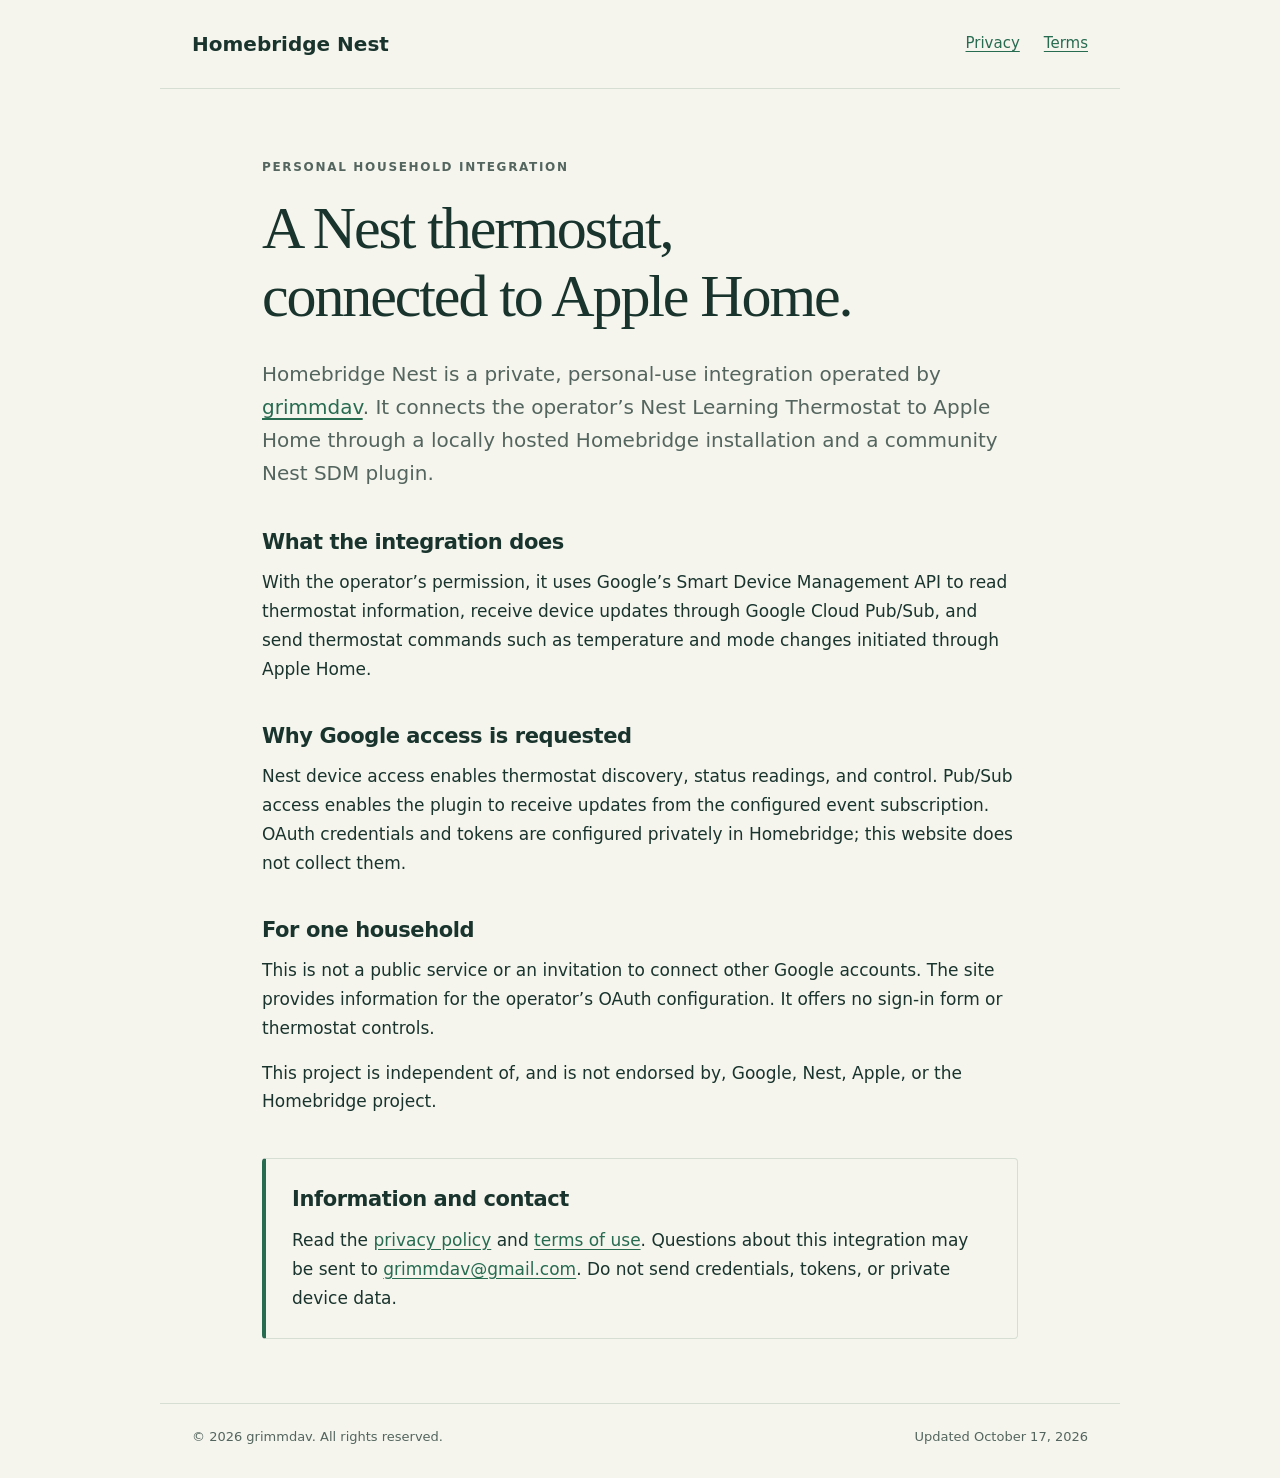
<file: index.html>
<!doctype html>
<html lang="en">
<head>
  <meta charset="utf-8">
  <meta name="viewport" content="width=device-width, initial-scale=1">
  <meta name="description" content="Information about Homebridge Nest, a personal household integration between a Nest thermostat and Apple Home.">
  <title>Homebridge Nest</title>
  <link rel="stylesheet" href="style.css">
</head>
<body>
  <header><a class="brand" href="./">Homebridge Nest</a><nav aria-label="Main navigation"><a href="privacy.html">Privacy</a><a href="terms.html">Terms</a></nav></header>
  <main>
    <p class="eyebrow">Personal household integration</p>
    <h1>A Nest thermostat,<br>connected to Apple Home.</h1>
    <p class="lead">Homebridge Nest is a private, personal-use integration operated by <a href="https://github.com/grimmdav">grimmdav</a>. It connects the operator’s Nest Learning Thermostat to Apple Home through a locally hosted Homebridge installation and a community Nest SDM plugin.</p>
    <section><h2>What the integration does</h2><p>With the operator’s permission, it uses Google’s Smart Device Management API to read thermostat information, receive device updates through Google Cloud Pub/Sub, and send thermostat commands such as temperature and mode changes initiated through Apple Home.</p></section>
    <section><h2>Why Google access is requested</h2><p>Nest device access enables thermostat discovery, status readings, and control. Pub/Sub access enables the plugin to receive updates from the configured event subscription. OAuth credentials and tokens are configured privately in Homebridge; this website does not collect them.</p></section>
    <section><h2>For one household</h2><p>This is not a public service or an invitation to connect other Google accounts. The site provides information for the operator’s OAuth configuration. It offers no sign-in form or thermostat controls.</p><p>This project is independent of, and is not endorsed by, Google, Nest, Apple, or the Homebridge project.</p></section>
    <aside><h2>Information and contact</h2><p>Read the <a href="privacy.html">privacy policy</a> and <a href="terms.html">terms of use</a>. Questions about this integration may be sent to <a href="mailto:grimmdav@gmail.com">grimmdav@gmail.com</a>. Do not send credentials, tokens, or private device data.</p></aside>
  </main>
  <footer>© 2026 grimmdav. All rights reserved. <span>Updated October 17, 2026</span></footer>
</body>
</html>
</file>
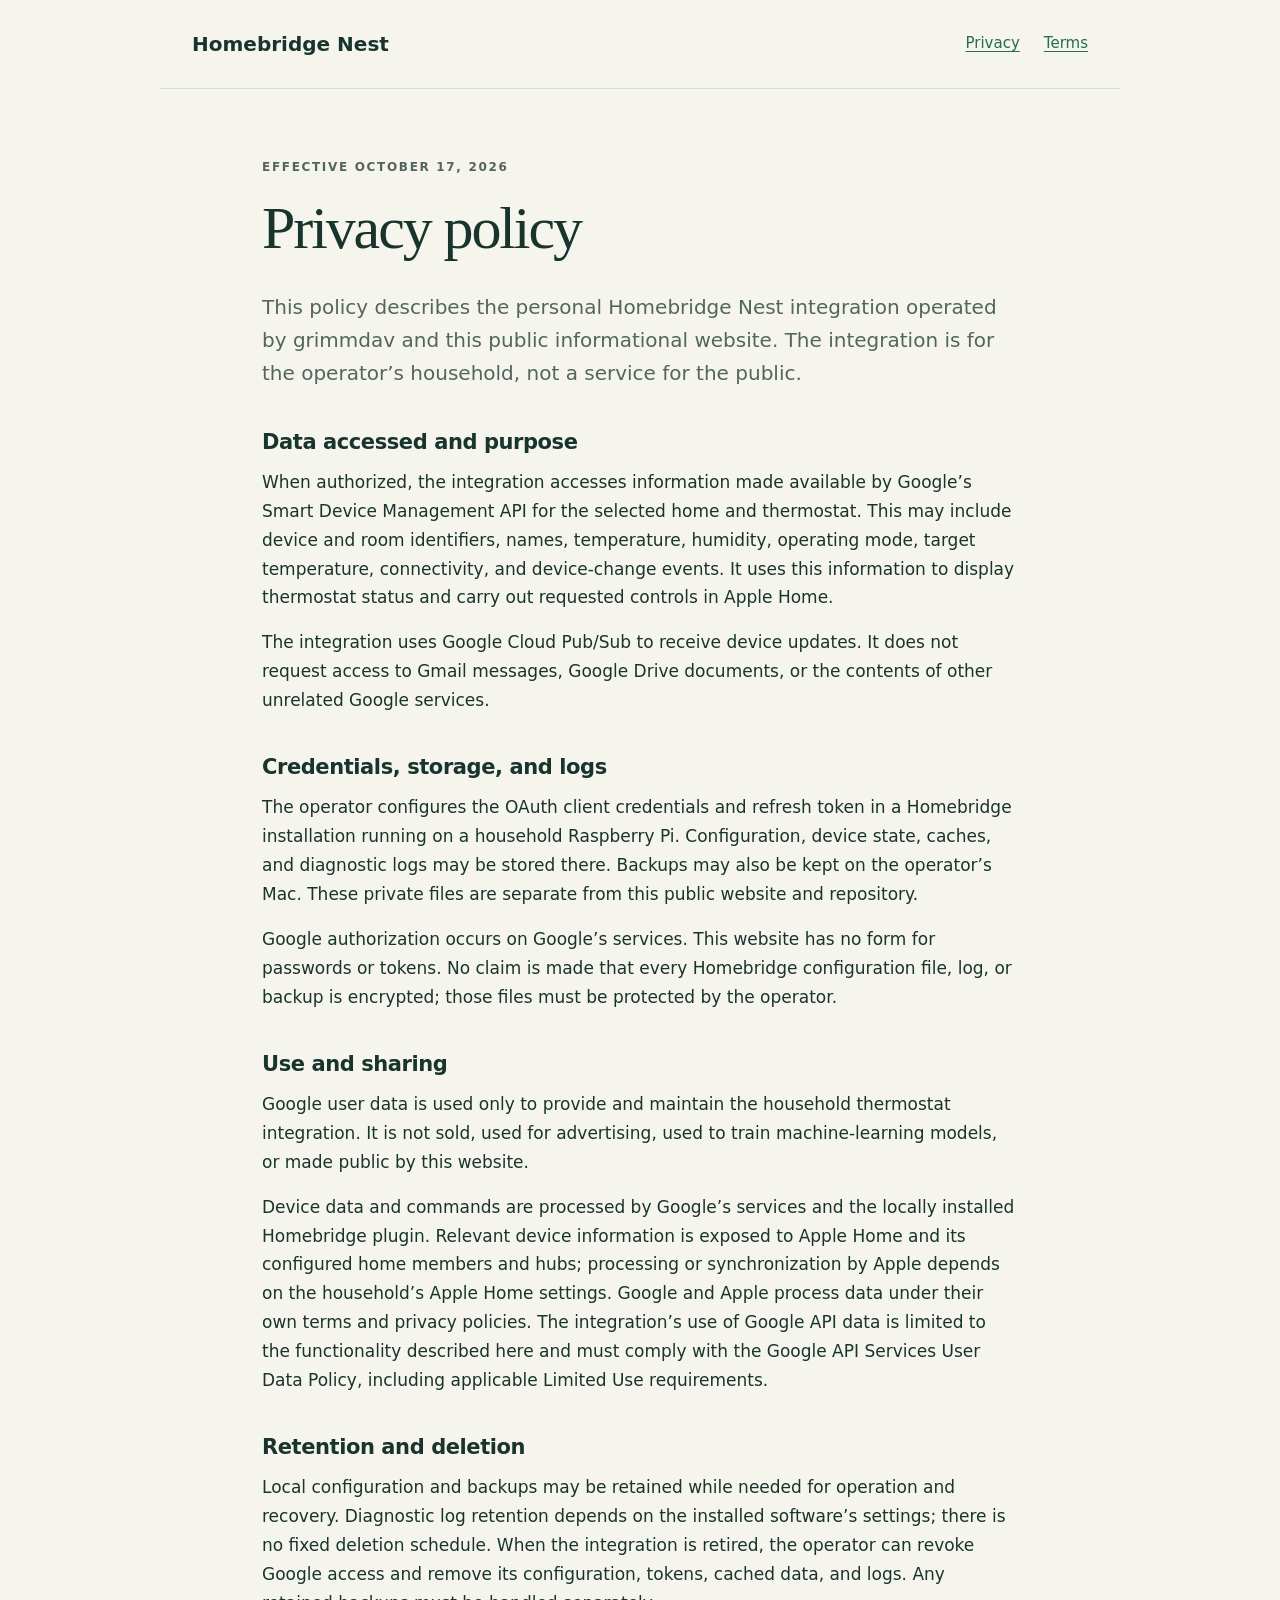
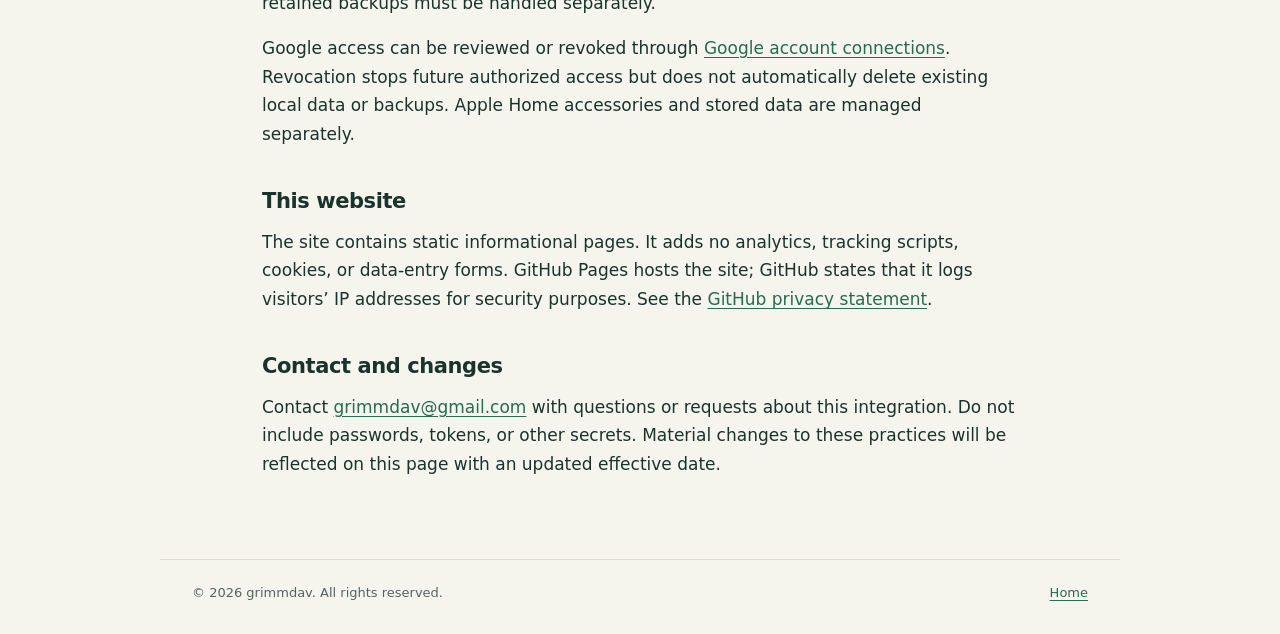
<file: privacy.html>
<!doctype html>
<html lang="en">
<head><meta charset="utf-8"><meta name="viewport" content="width=device-width, initial-scale=1"><title>Privacy policy · Homebridge Nest</title><link rel="stylesheet" href="style.css"></head>
<body>
  <header><a class="brand" href="./">Homebridge Nest</a><nav aria-label="Main navigation"><a href="privacy.html" aria-current="page">Privacy</a><a href="terms.html">Terms</a></nav></header>
  <main>
    <p class="eyebrow">Effective October 17, 2026</p><h1>Privacy policy</h1>
    <p class="lead">This policy describes the personal Homebridge Nest integration operated by grimmdav and this public informational website. The integration is for the operator’s household, not a service for the public.</p>
    <section><h2>Data accessed and purpose</h2><p>When authorized, the integration accesses information made available by Google’s Smart Device Management API for the selected home and thermostat. This may include device and room identifiers, names, temperature, humidity, operating mode, target temperature, connectivity, and device-change events. It uses this information to display thermostat status and carry out requested controls in Apple Home.</p><p>The integration uses Google Cloud Pub/Sub to receive device updates. It does not request access to Gmail messages, Google Drive documents, or the contents of other unrelated Google services.</p></section>
    <section><h2>Credentials, storage, and logs</h2><p>The operator configures the OAuth client credentials and refresh token in a Homebridge installation running on a household Raspberry Pi. Configuration, device state, caches, and diagnostic logs may be stored there. Backups may also be kept on the operator’s Mac. These private files are separate from this public website and repository.</p><p>Google authorization occurs on Google’s services. This website has no form for passwords or tokens. No claim is made that every Homebridge configuration file, log, or backup is encrypted; those files must be protected by the operator.</p></section>
    <section><h2>Use and sharing</h2><p>Google user data is used only to provide and maintain the household thermostat integration. It is not sold, used for advertising, used to train machine-learning models, or made public by this website.</p><p>Device data and commands are processed by Google’s services and the locally installed Homebridge plugin. Relevant device information is exposed to Apple Home and its configured home members and hubs; processing or synchronization by Apple depends on the household’s Apple Home settings. Google and Apple process data under their own terms and privacy policies. The integration’s use of Google API data is limited to the functionality described here and must comply with the Google API Services User Data Policy, including applicable Limited Use requirements.</p></section>
    <section><h2>Retention and deletion</h2><p>Local configuration and backups may be retained while needed for operation and recovery. Diagnostic log retention depends on the installed software’s settings; there is no fixed deletion schedule. When the integration is retired, the operator can revoke Google access and remove its configuration, tokens, cached data, and logs. Any retained backups must be handled separately.</p><p>Google access can be reviewed or revoked through <a href="https://myaccount.google.com/connections">Google account connections</a>. Revocation stops future authorized access but does not automatically delete existing local data or backups. Apple Home accessories and stored data are managed separately.</p></section>
    <section><h2>This website</h2><p>The site contains static informational pages. It adds no analytics, tracking scripts, cookies, or data-entry forms. GitHub Pages hosts the site; GitHub states that it logs visitors’ IP addresses for security purposes. See the <a href="https://docs.github.com/en/site-policy/privacy-policies/github-general-privacy-statement">GitHub privacy statement</a>.</p></section>
    <section><h2>Contact and changes</h2><p>Contact <a href="mailto:grimmdav@gmail.com">grimmdav@gmail.com</a> with questions or requests about this integration. Do not include passwords, tokens, or other secrets. Material changes to these practices will be reflected on this page with an updated effective date.</p></section>
  </main>
  <footer>© 2026 grimmdav. All rights reserved. <a href="./">Home</a></footer>
</body>
</html>
</file>
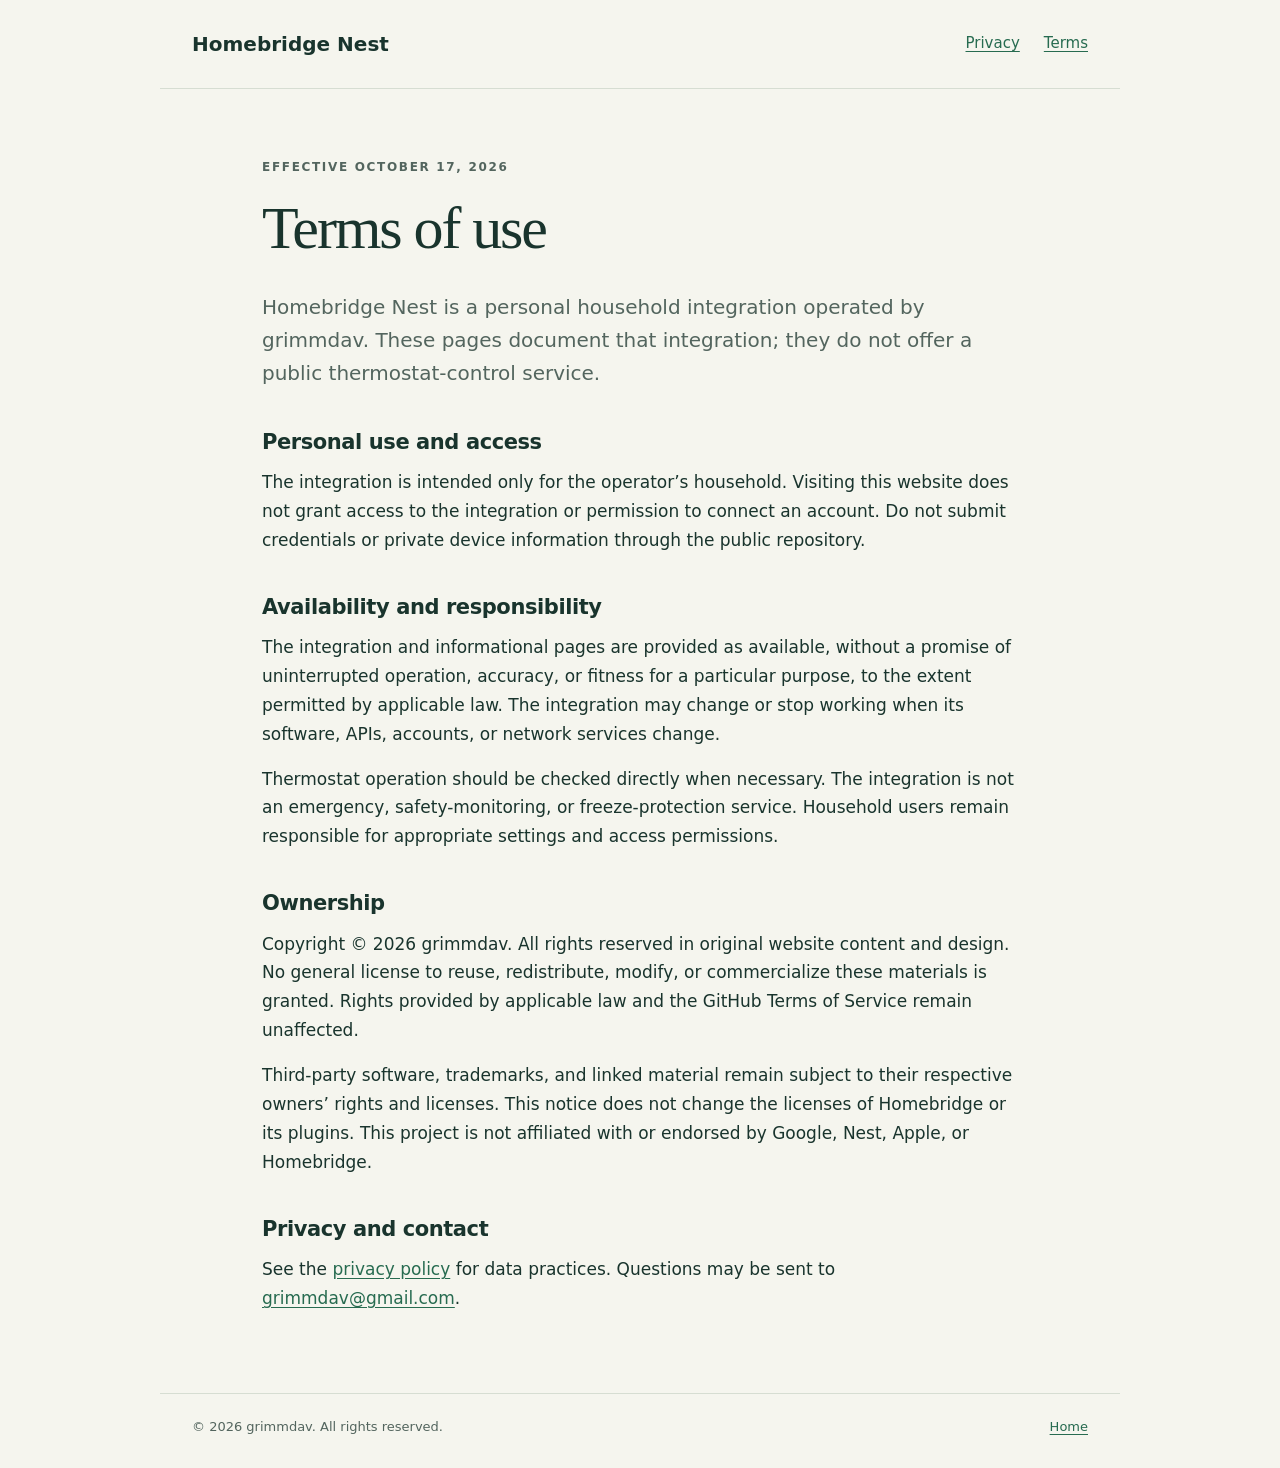
<file: terms.html>
<!doctype html>
<html lang="en">
<head><meta charset="utf-8"><meta name="viewport" content="width=device-width, initial-scale=1"><title>Terms of use · Homebridge Nest</title><link rel="stylesheet" href="style.css"></head>
<body>
  <header><a class="brand" href="./">Homebridge Nest</a><nav aria-label="Main navigation"><a href="privacy.html">Privacy</a><a href="terms.html" aria-current="page">Terms</a></nav></header>
  <main>
    <p class="eyebrow">Effective October 17, 2026</p><h1>Terms of use</h1>
    <p class="lead">Homebridge Nest is a personal household integration operated by grimmdav. These pages document that integration; they do not offer a public thermostat-control service.</p>
    <section><h2>Personal use and access</h2><p>The integration is intended only for the operator’s household. Visiting this website does not grant access to the integration or permission to connect an account. Do not submit credentials or private device information through the public repository.</p></section>
    <section><h2>Availability and responsibility</h2><p>The integration and informational pages are provided as available, without a promise of uninterrupted operation, accuracy, or fitness for a particular purpose, to the extent permitted by applicable law. The integration may change or stop working when its software, APIs, accounts, or network services change.</p><p>Thermostat operation should be checked directly when necessary. The integration is not an emergency, safety-monitoring, or freeze-protection service. Household users remain responsible for appropriate settings and access permissions.</p></section>
    <section><h2>Ownership</h2><p>Copyright © 2026 grimmdav. All rights reserved in original website content and design. No general license to reuse, redistribute, modify, or commercialize these materials is granted. Rights provided by applicable law and the GitHub Terms of Service remain unaffected.</p><p>Third-party software, trademarks, and linked material remain subject to their respective owners’ rights and licenses. This notice does not change the licenses of Homebridge or its plugins. This project is not affiliated with or endorsed by Google, Nest, Apple, or Homebridge.</p></section>
    <section><h2>Privacy and contact</h2><p>See the <a href="privacy.html">privacy policy</a> for data practices. Questions may be sent to <a href="mailto:grimmdav@gmail.com">grimmdav@gmail.com</a>.</p></section>
  </main>
  <footer>© 2026 grimmdav. All rights reserved. <a href="./">Home</a></footer>
</body>
</html>
</file>
<file: style.css>
:root{color-scheme:light;--ink:#19342d;--muted:#53655e;--paper:#f5f5ee;--line:#d6ddd2;--accent:#276b50}*{box-sizing:border-box}body{margin:0;background:var(--paper);color:var(--ink);font:17px/1.7 system-ui,-apple-system,BlinkMacSystemFont,"Segoe UI",sans-serif}a{color:var(--accent);text-underline-offset:.2em}a:hover{text-decoration-thickness:2px}a:focus-visible{outline:3px solid #ad6420;outline-offset:5px}header,main,footer{max-width:960px;margin:auto;padding-left:32px;padding-right:32px}header{display:flex;align-items:center;justify-content:space-between;gap:24px;padding-top:27px;padding-bottom:27px;border-bottom:1px solid var(--line)}.brand{color:var(--ink);font-size:20px;font-weight:750;text-decoration:none}nav{display:flex;gap:24px}nav a{font-size:15px}main{max-width:820px;padding-top:68px;padding-bottom:64px}.eyebrow{font-size:12px;letter-spacing:.14em;text-transform:uppercase;color:var(--muted);font-weight:700}h1{font-family:Georgia,"Times New Roman",serif;font-size:clamp(38px,6vw,60px);font-weight:400;line-height:1.12;letter-spacing:-.035em;margin:18px 0 28px}h2{font-size:21px;line-height:1.35;margin:0 0 12px;letter-spacing:-.02em}.lead{font-size:20px;line-height:1.65;color:var(--muted)}section{margin-top:38px}p{margin:0 0 16px}aside{margin-top:42px;padding:26px;border:1px solid var(--line);border-left:4px solid var(--accent);border-radius:4px}aside p:last-child{margin:0}footer{border-top:1px solid var(--line);padding-top:22px;padding-bottom:30px;font-size:13px;color:var(--muted);display:flex;justify-content:space-between;gap:18px;flex-wrap:wrap}@media(max-width:520px){header,main,footer{padding-left:22px;padding-right:22px}header{gap:12px}.brand{font-size:18px}nav{gap:14px}main{padding-top:40px}.lead{font-size:18px}aside{padding:20px}}
</file>
